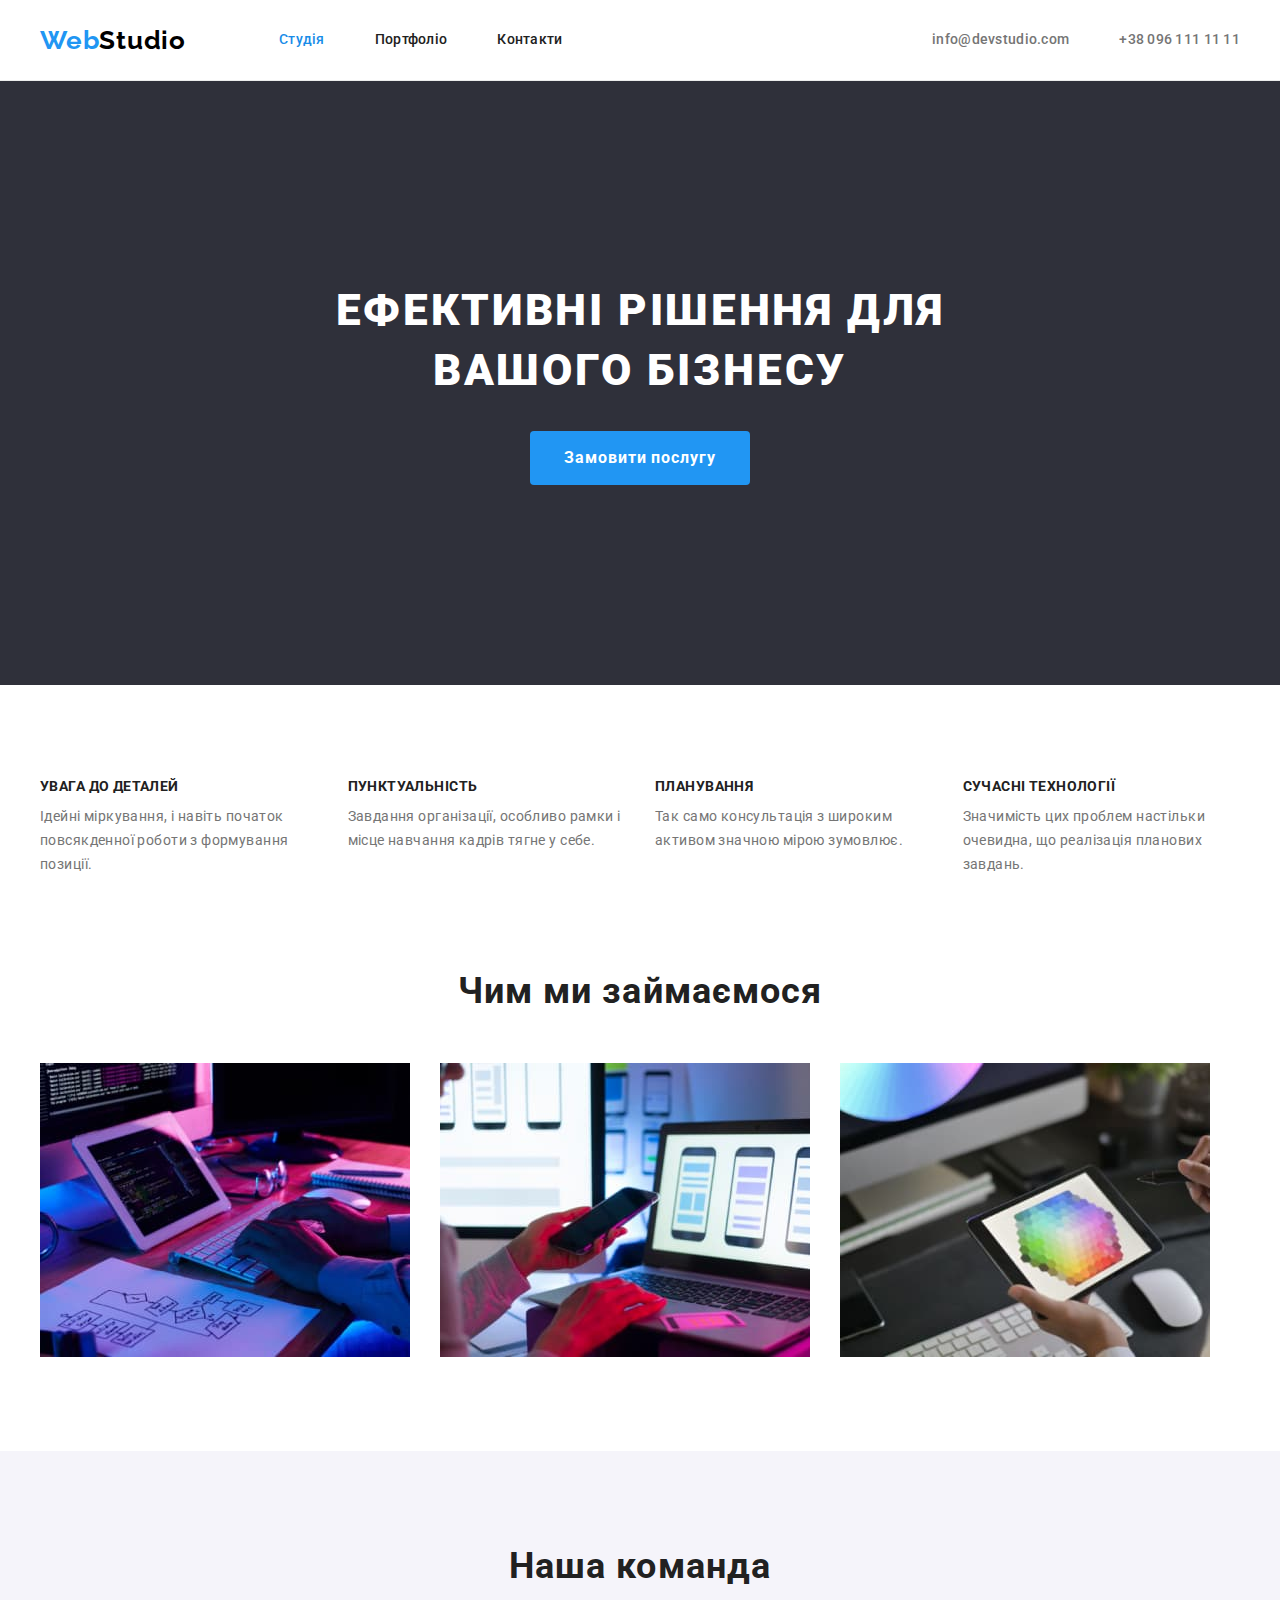
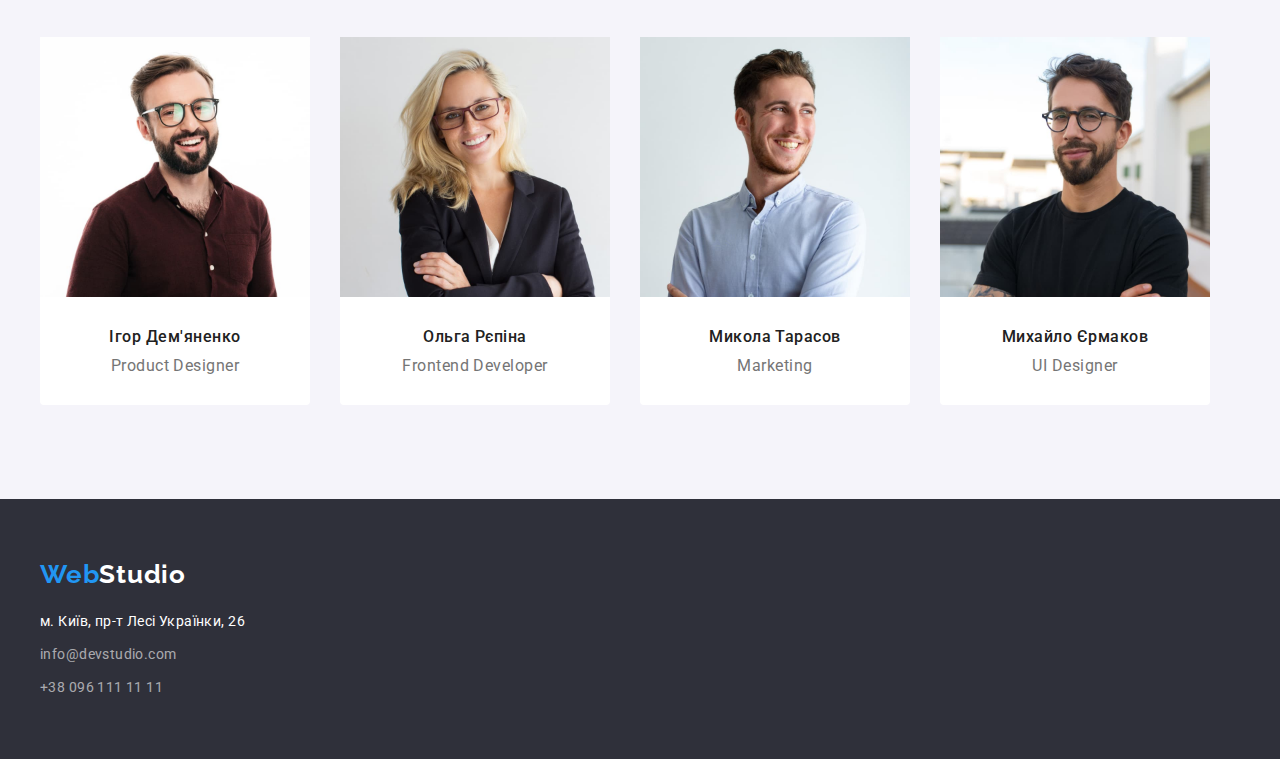
<file: index.html>
<!DOCTYPE html>
<html lang="uk" class="html">
  <head>
    <meta charset="UTF-8" />
    <meta http-equiv="X-UA-Compatible" content="IE=edge" />
    <meta name="viewport" content="width=device-width, initial-scale=1.0" />
    <!-- fonts -->
    <link rel="preconnect" href="https://fonts.googleapis.com" />
    <link rel="preconnect" href="https://fonts.gstatic.com" crossorigin />
    <link
      href="https://fonts.googleapis.com/css2?family=Raleway:wght@700&family=Roboto:wght@400;500;700;900&display=swap"
      rel="stylesheet"
    />
    <!-- normalize -->
    <link
      rel="stylesheet"
      href="https://cdnjs.cloudflare.com/ajax/libs/modern-normalize/1.1.0/modern-normalize.min.css"
      integrity="sha512-wpPYUAdjBVSE4KJnH1VR1HeZfpl1ub8YT/NKx4PuQ5NmX2tKuGu6U/JRp5y+Y8XG2tV+wKQpNHVUX03MfMFn9Q=="
      crossorigin="anonymous"
      referrerpolicy="no-referrer"
    />
    <!-- css -->
    <link rel="stylesheet" href="./css/styles.css" />
    <title>Студія</title>
  </head>
  <body>
    <header class="header">
      <div class="container header-container">
        <nav class="header-nav">
          <a href="./index.html" class="link logo-web" lang="en"
            >Web<span class="logo-studio">Studio</span></a
          >
          <ul class="list header-list">
            <li>
              <a href="#" class="site-nav link current">Студія</a>
            </li>
            <li>
              <a href="./portfolio.html" class="site-nav link">Портфоліо</a>
            </li>
            <li>
              <a href="#" class="site-nav link">Контакти</a>
            </li>
          </ul>
        </nav>
        <ul class="list header-contact">
          <li>
            <a href="mailto:info@devstudio.com" class="contact link"
              >info@devstudio.com</a
            >
          </li>
          <li>
            <a href="tel:+380961111111" class="contact link"
              >+38 096 111 11 11</a
            >
          </li>
        </ul>
      </div>
    </header>
    <main>
      <section class="background-hero">
        <div class="container">
          <h1 class="title-main">Ефективні рішення для вашого бізнесу</h1>
          <button class="button-order" type="button">Замовити послугу</button>
        </div>
      </section>
      <!-- Діяльність -->
      <section class="section-function">
        <div class="container">
          <h2 class="visually-hidden">Діяльність</h2>
          <ul class="list function-container">
            <li class="function-about">
              <div class="function-card">
                <h3 class="function-title">Увага до деталей</h3>
                <p class="function-text">
                  Ідейні міркування, і навіть початок повсякденної роботи з
                  формування позиції.
                </p>
              </div>
            </li>
            <li class="function-about">
              <div>
                <h3 class="function-title">Пунктуальність</h3>
                <p class="function-text">
                  Завдання організації, особливо рамки і місце навчання кадрів
                  тягне у себе.
                </p>
              </div>
            </li>
            <li class="function-about">
              <div>
                <h3 class="function-title">Планування</h3>
                <p class="function-text">
                  Так само консультація з широким активом значною мірою
                  зумовлює.
                </p>
              </div>
            </li>
            <li class="function-about">
              <div>
                <h3 class="function-title">Сучасні технології</h3>
                <p class="function-text">
                  Значимість цих проблем настільки очевидна, що реалізація
                  планових завдань.
                </p>
              </div>
            </li>
          </ul>
        </div>
      </section>
      <!-- Чим займаємось -->
      <section class="section-work">
        <div class="container">
          <h2 class="function-section-title">Чим ми займаємося</h2>
          <div>
            <ul class="list work-container">
              <li>
                <img
                  src="images/work_one.jpg"
                  width="370"
                  height="294"
                  alt="руки на клавіатурі"
                />
              </li>
              <li>
                <img
                  src="images/work_two.jpg"
                  width="370"
                  height="294"
                  alt="телефон в руках"
                />
              </li>
              <li>
                <img
                  src="images/work_three.jpg"
                  width="370"
                  height="294"
                  alt="планшет та стілус в руках"
                />
              </li>
            </ul>
          </div>
        </div>
      </section>
      <!-- Команда  -->
      <section class="background-team section-team">
        <div class="container">
          <h2 class="team-section-title">Наша команда</h2>
          <ul class="list team-container">
            <li class="background-cards">
              <img
                src="images/team_one.jpg"
                width="270"
                height="260"
                alt="фото співробітника"
              />
              <div class="team-card">
                <h3 class="team-name">Ігор Дем'яненко</h3>
                <p lang="en" class="team-position">Product Designer</p>
              </div>
            </li>
            <li class="background-cards">
              <img
                src="images/team_two.jpg"
                width="270"
                height="260"
                alt="фото співробітника"
              />
              <div class="team-card">
                <h3 class="team-name">Ольга Рєпіна</h3>
                <p lang="en" class="team-position">Frontend Developer</p>
              </div>
            </li>
            <li class="background-cards">
              <img
                src="images/team_three.jpg"
                width="270"
                height="260"
                alt="фото співробітника"
              />
              <div class="team-card">
                <h3 class="team-name">Микола Тарасов</h3>
                <p lang="en" class="team-position">Marketing</p>
              </div>
            </li>
            <li class="background-cards">
              <img
                src="images/team_four.jpg"
                width="270"
                height="260"
                alt="фото співробітника"
              />
              <div class="team-card">
                <h3 class="team-name">Михайло Єрмаков</h3>
                <p lang="en" class="team-position">UI Designer</p>
              </div>
            </li>
          </ul>
        </div>
      </section>
    </main>
    <footer class="background">
      <div class="container">
        <a href="./index.html" class="link logo-web logo-footer" lang="en"
          >Web<span class="logo-studio-white">Studio</span></a
        >
        <address>
          <ul class="list link">
            <li class="contact-items">
              <a
                href="https://goo.gl/maps/J7xKTd2fjaT3zvUT8"
                target="_blank"
                rel="noopener noreferrer nofollow"
                class="address link"
                >м. Київ, пр-т Лесі Українки, 26</a
              >
            </li>
            <li class="contact-items">
              <a href="mailto:info@devstudio.com" class="contact-footer link"
                >info@devstudio.com</a
              >
            </li>
            <li class="contact-items">
              <a href="tel:+380961111111" class="contact-footer link"
                >+38 096 111 11 11</a
              >
            </li>
          </ul>
        </address>
      </div>
    </footer>
  </body>
</html>
</file>
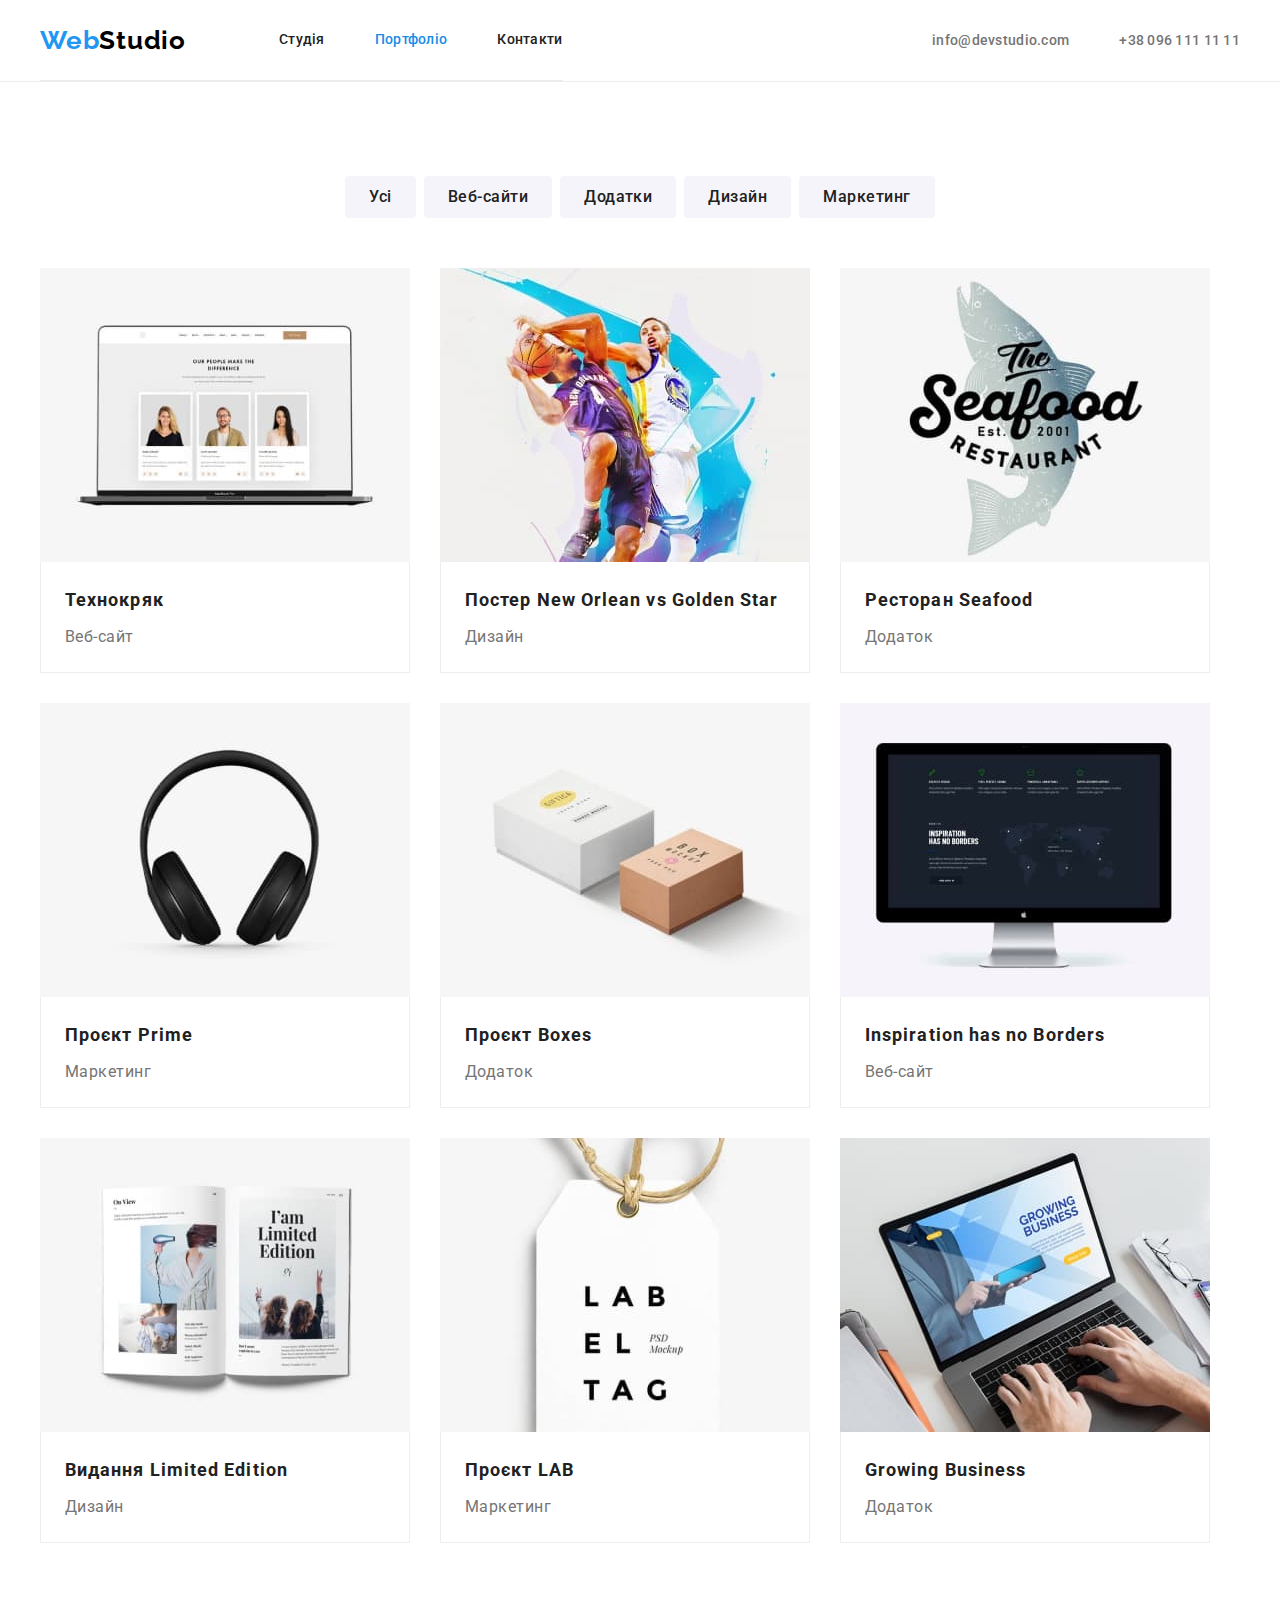
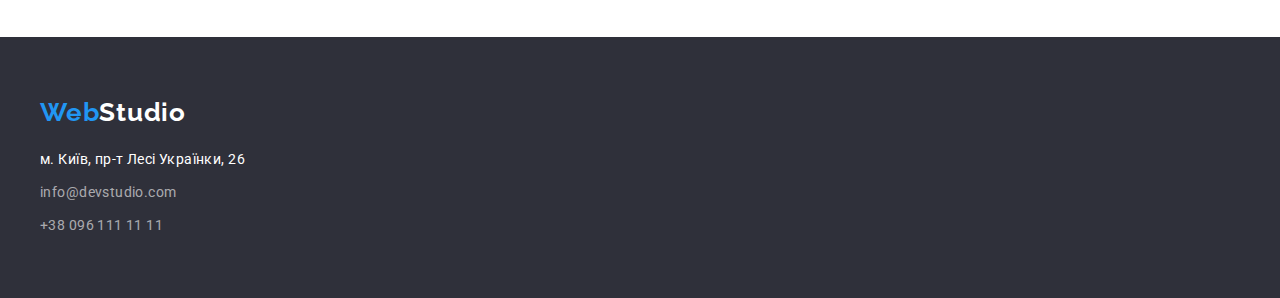
<file: portfolio.html>
<!DOCTYPE html>
<html lang="uk">
  <head>
    <meta charset="UTF-8" />
    <meta http-equiv="X-UA-Compatible" content="IE=edge" />
    <meta name="viewport" content="width=device-width, initial-scale=1.0" />
    <!-- fonts -->
    <link rel="preconnect" href="https://fonts.googleapis.com" />
    <link rel="preconnect" href="https://fonts.gstatic.com" crossorigin />
    <link
      href="https://fonts.googleapis.com/css2?family=Raleway:wght@700&family=Roboto:wght@400;500;700;900&display=swap"
      rel="stylesheet"
    />
    <!-- normalize -->
    <link
      rel="stylesheet"
      href="https://cdnjs.cloudflare.com/ajax/libs/modern-normalize/1.1.0/modern-normalize.min.css"
      integrity="sha512-wpPYUAdjBVSE4KJnH1VR1HeZfpl1ub8YT/NKx4PuQ5NmX2tKuGu6U/JRp5y+Y8XG2tV+wKQpNHVUX03MfMFn9Q=="
      crossorigin="anonymous"
      referrerpolicy="no-referrer"
    />
    <!-- css -->
    <link rel="stylesheet" href="./css/styles.css" />
    <title>Портфоліо</title>
  </head>
  <body>
    <header class="header">
      <div class="container header-container">
        <nav class="header header-nav">
          <a href="./index.html" class="link logo-web" lang="en"
            >Web<span class="logo-studio">Studio</span></a
          >
          <ul class="list header-list">
            <li>
              <a href="./index.html" class="site-nav link">Студія</a>
            </li>
            <li>
              <a href="./portfolio.html" class="site-nav link current"
                >Портфоліо</a
              >
            </li>
            <li>
              <a href="#" class="site-nav link">Контакти</a>
            </li>
          </ul>
        </nav>
        <ul class="list header-contact">
          <li>
            <a href="mailto:info@devstudio.com" class="contact link"
              >info@devstudio.com</a
            >
          </li>
          <li>
            <a href="tel:+380961111111" class="contact link"
              >+38 096 111 11 11</a
            >
          </li>
        </ul>
      </div>
    </header>
    <main>
      <section class="section-portfolio">
        <div class="container">
          <ul class="list filter-container">
            <li><button class="button-filter" type="button">Усі</button></li>
            <li>
              <button class="button-filter" type="button">Веб-сайти</button>
            </li>
            <li>
              <button class="button-filter" type="button">Додатки</button>
            </li>
            <li><button class="button-filter" type="button">Дизайн</button></li>
            <li>
              <button class="button-filter" type="button">Маркетинг</button>
            </li>
          </ul>
          <h1 class="visually-hidden">Портфоліо</h1>
          <ul class="list portfolio-container">
            <li class="portfolio-card">
              <a href="#" class="link">
                <img
                  src="./images/tehnocrjak.jpg"
                  alt="відкритий ноутбук з веб-сайтом"
                  width="370"
                  height="294"
                />
                <div class="portfolio-link">
                  <h2 class="portfolio-title">Технокряк</h2>
                  <p class="portfolio-text">Веб-сайт</p>
                </div>
              </a>
            </li>
            <li class="portfolio-card">
              <a href="#" class="link">
                <img
                  src="./images/new_orlean.jpg"
                  alt="два гравці в баскетбол"
                  width="370"
                  height="294"
                />
                <div class="portfolio-link">
                  <h2 class="portfolio-title">
                    Постер <span lang="en">New Orlean vs Golden Star</span>
                  </h2>
                  <p class="portfolio-text">Дизайн</p>
                </div>
              </a>
            </li>
            <li class="portfolio-card">
              <a href="#" class="link">
                <img
                  src="./images/seafood.jpg"
                  alt="лого рибного ресторану"
                  width="370"
                  height="294"
                />
                <div class="portfolio-link">
                  <h2 class="portfolio-title">
                    Ресторан <span lang="en">Seafood</span>
                  </h2>
                  <p class="portfolio-text">Додаток</p>
                </div>
              </a>
            </li>
            <li class="portfolio-card">
              <a href="#" class="link">
                <img
                  src="./images/prime.jpg"
                  alt="навушники"
                  width="370"
                  height="294"
                />
                <div class="portfolio-link">
                  <h2 class="portfolio-title">
                    Проєкт <span lang="en">Prime</span>
                  </h2>
                  <p class="portfolio-text">Маркетинг</p>
                </div>
              </a>
            </li>
            <li class="portfolio-card">
              <a href="#" class="link">
                <img
                  src="./images/boxes.jpg"
                  alt="дві коробочки з написами"
                  width="370"
                  height="294"
                />
                <div class="portfolio-link">
                  <h2 class="portfolio-title">
                    Проєкт <span lang="en">Boxes</span>
                  </h2>
                  <p class="portfolio-text">Додаток</p>
                </div>
              </a>
            </li>
            <li class="portfolio-card">
              <a href="#" class="link">
                <img
                  src="./images/inspiration.jpg"
                  alt="комп'ютерний монітор"
                  width="370"
                  height="294"
                />
                <div class="portfolio-link">
                  <h2 lang="en" class="portfolio-title">
                    Inspiration has no Borders
                  </h2>
                  <p class="portfolio-text">Веб-сайт</p>
                </div>
              </a>
            </li>
            <li class="portfolio-card">
              <a href="#" class="link">
                <img
                  src="./images/limited_edition.jpg"
                  alt="відкрита книга"
                  width="370"
                  height="294"
                />
                <div class="portfolio-link">
                  <h2 class="portfolio-title">
                    Видання <span lang="en">Limited Edition</span>
                  </h2>
                  <p class="portfolio-text">Дизайн</p>
                </div>
              </a>
            </li>
            <li class="portfolio-card">
              <a href="#" class="link">
                <img
                  src="./images/lab.jpg"
                  alt="бірка з написом"
                  width="370"
                  height="294"
                />
                <div class="portfolio-link">
                  <h2 class="portfolio-title">
                    Проєкт <span lang="en">LAB</span>
                  </h2>
                  <p class="portfolio-text">Маркетинг</p>
                </div>
              </a>
            </li>
            <li class="portfolio-card">
              <a href="#" class="link">
                <img
                  src="./images/growing_business.jpg"
                  alt="руки працюють за ноутбуком"
                  width="370"
                  height="294"
                />
                <div class="portfolio-link">
                  <h2 lang="en" class="portfolio-title">Growing Business</h2>
                  <p class="portfolio-text">Додаток</p>
                </div>
              </a>
            </li>
          </ul>
        </div>
      </section>
    </main>
    <footer class="background">
      <div class="container">
        <a href="./index.html" class="link logo-web logo-footer" lang="en"
          >Web<span class="logo-studio-white">Studio</span></a
        >
        <address>
          <ul class="list link">
            <li class="contact-items">
              <a
                href="https://goo.gl/maps/J7xKTd2fjaT3zvUT8"
                target="_blank"
                rel="noopener noreferrer nofollow"
                class="address link"
                >м. Київ, пр-т Лесі Українки, 26</a
              >
            </li>
            <li class="contact-items">
              <a href="mailto:info@devstudio.com" class="contact-footer link"
                >info@devstudio.com</a
              >
            </li>
            <li class="contact-items">
              <a href="tel:+380961111111" class="contact-footer link"
                >+38 096 111 11 11</a
              >
            </li>
          </ul>
        </address>
      </div>
    </footer>
  </body>
</html>
</file>
<file: css/styles.css>
html {
  box-sizing: border-box;
}

*,
*::before,
*::after {
}

p,
h1,
h2,
h3,
h4,
h5,
h6 {
  margin: 0;
}

ul,
ol {
  margin: 0;
  padding-left: 0;
}

button {
  cursor: pointer;
}

address {
  font-style: normal;
}

img {
  display: block;
  max-width: 100%;
}

.list {
  list-style: none;
}

.link {
  text-decoration: none;
}

.visually-hidden {
  position: absolute;
  white-space: nowrap;
  width: 1px;
  height: 1px;
  overflow: hidden;
  border: 0;
  padding: 0;
  clip: rect(0 0 0 0);
  clip-path: inset(50%);
  margin: -1px;
}

:root {
  --main-color: #2196f3;
  --accent-color: #188ce8;
  --secondary-color: #000000;
  --background-color: #ffffff;
  --background-block: #2f303a;
  --background-section: #f5f4fa;
  --background-button: #f5f4fa;
  --white-color: #ffffff;
  --text-color: #757575;
  --text-contact: rgba(255, 255, 255, 0.6);
  --title-color: #212121;
}

body {
  font-family: "Roboto", sans-serif;
  color: var(--text-color);
  background-color: var(--background-color);
  margin: 0;
}

/* ---------HEADER---------- */

.header-list {
  display: flex;
  gap: 50px;
}

.header-contact {
  display: flex;
  gap: 50px;
  margin-left: auto;
}

.logo-web {
  font-family: "Raleway";
  font-weight: 700;
  font-size: 26px;
  line-height: 1.19;
  letter-spacing: 0.03em;
  color: var(--main-color);
}

.logo-studio {
  font-family: "Raleway";
  font-weight: 700;
  font-size: 26px;
  line-height: 1.19;
  letter-spacing: 0.03em;
  color: var(--secondary-color);
  margin-right: 93px;
}

.header-nav {
  display: flex;
  align-items: center;
}

.site-nav {
  display: block;
  font-weight: 500;
  font-size: 14px;
  line-height: 1.14;
  letter-spacing: 0.02em;
  color: var(--title-color);
  padding-top: 32px;
  padding-bottom: 32px;
}

.site-nav:hover,
.site-nav:focus {
  color: var(--main-color);
}

.current {
  color: var(--accent-color);
}

.contact {
  display: block;
  padding-top: 32px;
  padding-bottom: 32px;
  font-style: normal;
  font-weight: 500;
  font-size: 14px;
  line-height: 1.14;
  letter-spacing: 0.02em;
  color: var(--text-color);
}

.contact:hover,
.contact:focus {
  color: var(--main-color);
}

.header-container {
  display: flex;
  align-items: center;
}

.header {
  border-bottom: 1px solid rgba(236, 236, 236, 1);
}

.container {
  width: 1200px;
  padding-left: 15px;
  padding-right: 15px;
  margin: 0 auto;
}

/* ---------FOOTER---------- */

.background {
  background-color: var(--background-block);
  padding-top: 60px;
  padding-bottom: 60px;
}

.logo-studio-white {
  font-family: "Raleway";
  font-weight: 700;
  font-size: 26px;
  line-height: 1.19;
  letter-spacing: 0.03em;
  color: var(--white-color);
}

.logo-footer {
  display: inline-block;
  margin-bottom: 20px;
}

.address {
  font-style: normal;
  font-weight: 400;
  font-size: 14px;
  line-height: 1.71;
  letter-spacing: 0.03em;
  color: var(--white-color);
  display: inline-block;
}

.address:hover,
.address:focus {
  color: var(--main-color);
}

.contact-footer {
  font-style: normal;
  font-weight: 400;
  font-size: 14px;
  line-height: 1.71;
  letter-spacing: 0.03em;
  color: var(--text-contact);
  display: inline-block;
}

.contact-footer:hover,
.contact-footer:focus {
  color: var(--main-color);
}

.contact-items:not(:last-child) {
  margin-bottom: 9px;
}

/* -------MAIN STUDIO------- */

.section-function {
  padding-top: 94px;
  padding-bottom: 47px;
}

.section-work {
  padding-top: 47px;
  padding-bottom: 94px;
}

.section-team {
  padding-top: 94px;
  padding-bottom: 94px;
}

.section-portfolio {
  padding-top: 94px;
  padding-bottom: 94px;
}

.background-hero {
  background-color: var(--background-block);
  text-align: center;
  padding-top: 200px;
  padding-bottom: 200px;
}

.title-main {
  font-weight: 900;
  font-size: 44px;
  line-height: 1.36;
  letter-spacing: 0.06em;
  text-transform: uppercase;
  color: var(--white-color);
  text-align: center;
  max-width: 696px;
  margin-bottom: 30px;
  margin-left: auto;
  margin-right: auto;
}

.button-order {
  background-color: var(--main-color);
  font-family: inherit;
  font-weight: 700;
  font-size: 16px;
  line-height: 1.88;
  letter-spacing: 0.06em;
  color: var(--white-color);
  padding: 10px 32px;
  border-radius: 4px;
  border-color: transparent;
}

.button-order:focus,
.button-order:hover {
  background-color: var(--accent-color);
}

.function-container {
  display: flex;
  gap: 30px;
}

.function-card {
  display: block;
}

.function-title {
  font-weight: 700;
  font-size: 14px;
  line-height: 1.14;
  letter-spacing: 0.03em;
  text-transform: uppercase;
  color: var(--title-color);
  margin-bottom: 10px;
}

.function-text {
  font-size: 14px;
  line-height: 1.71;
  letter-spacing: 0.03em;
  color: var(--text-color);
}

.function-section-title {
  font-weight: 700;
  font-size: 36px;
  line-height: 1.17;
  letter-spacing: 0.03em;
  color: var(--title-color);
  text-align: center;
  margin-bottom: 50px;
}

.function-about {
  flex-basis: calc((100% - 90px) / 4);
}

.team-section-title {
  font-weight: 700;
  font-size: 36px;
  line-height: 1.17;
  letter-spacing: 0.03em;
  color: var(--title-color);
  text-align: center;
  margin-bottom: 50px;
}

.work-container {
  display: flex;
  gap: 30px;
}

.background-team {
  background-color: var(--background-section);
}

.background-cards {
  background-color: var(--background-color);
  border-radius: 0px 0px 4px 4px;
}

.team-container {
  display: flex;
  gap: 30px;
}

.team-card {
  text-align: center;
  padding: 30px 0;
}

.team-name {
  font-weight: 500;
  font-size: 16px;
  line-height: 1.19;
  letter-spacing: 0.03em;
  color: var(--title-color);
  text-align: center;
  margin-bottom: 10px;
}

.team-position {
  font-size: 16px;
  line-height: 1.19;
  letter-spacing: 0.03em;
  color: var(--text-color);
  text-align: center;
}

/* ------MAIN PORTFOLIO----- */

.button-filter {
  cursor: pointer;
  background-color: var(--background-button);
  font-family: inherit;
  font-weight: 500;
  font-size: 16px;
  line-height: 1.62;
  letter-spacing: 0.03em;
  color: var(--title-color);
  padding: 6px 22px;
  border-radius: 4px;
  border-color: transparent;
}

.button-filter:hover,
.button-filter:focus {
  background-color: var(--main-color);
  color: var(--white-color);
}

.filter-container {
  display: flex;
  gap: 8px;
  justify-content: center;
  margin-bottom: 50px;
}

.portfolio-title {
  font-weight: 700;
  font-size: 18px;
  line-height: 2;
  letter-spacing: 0.06em;
  color: var(--title-color);
  margin-bottom: 4px;
}

.portfolio-text {
  font-size: 16px;
  line-height: 1.88;
  letter-spacing: 0.03em;
  color: var(--text-color);
}

.portfolio-link {
  padding: 20px 24px;
  margin: 0;
  border-right: 1px solid #eeeeee;
  border-bottom: 1px solid #eeeeee;
  border-left: 1px solid #eeeeee;
}

.portfolio-title:focus,
.portfolio-text:focus {
  color: var(--accent-color);
}

.portfolio-container {
  display: flex;
  flex-wrap: wrap;
  max-width: 1170px;
  gap: 30px;
}

.portfolio-card {
  flex-basis: calc((100% - 60px) / 3);
}
</file>
